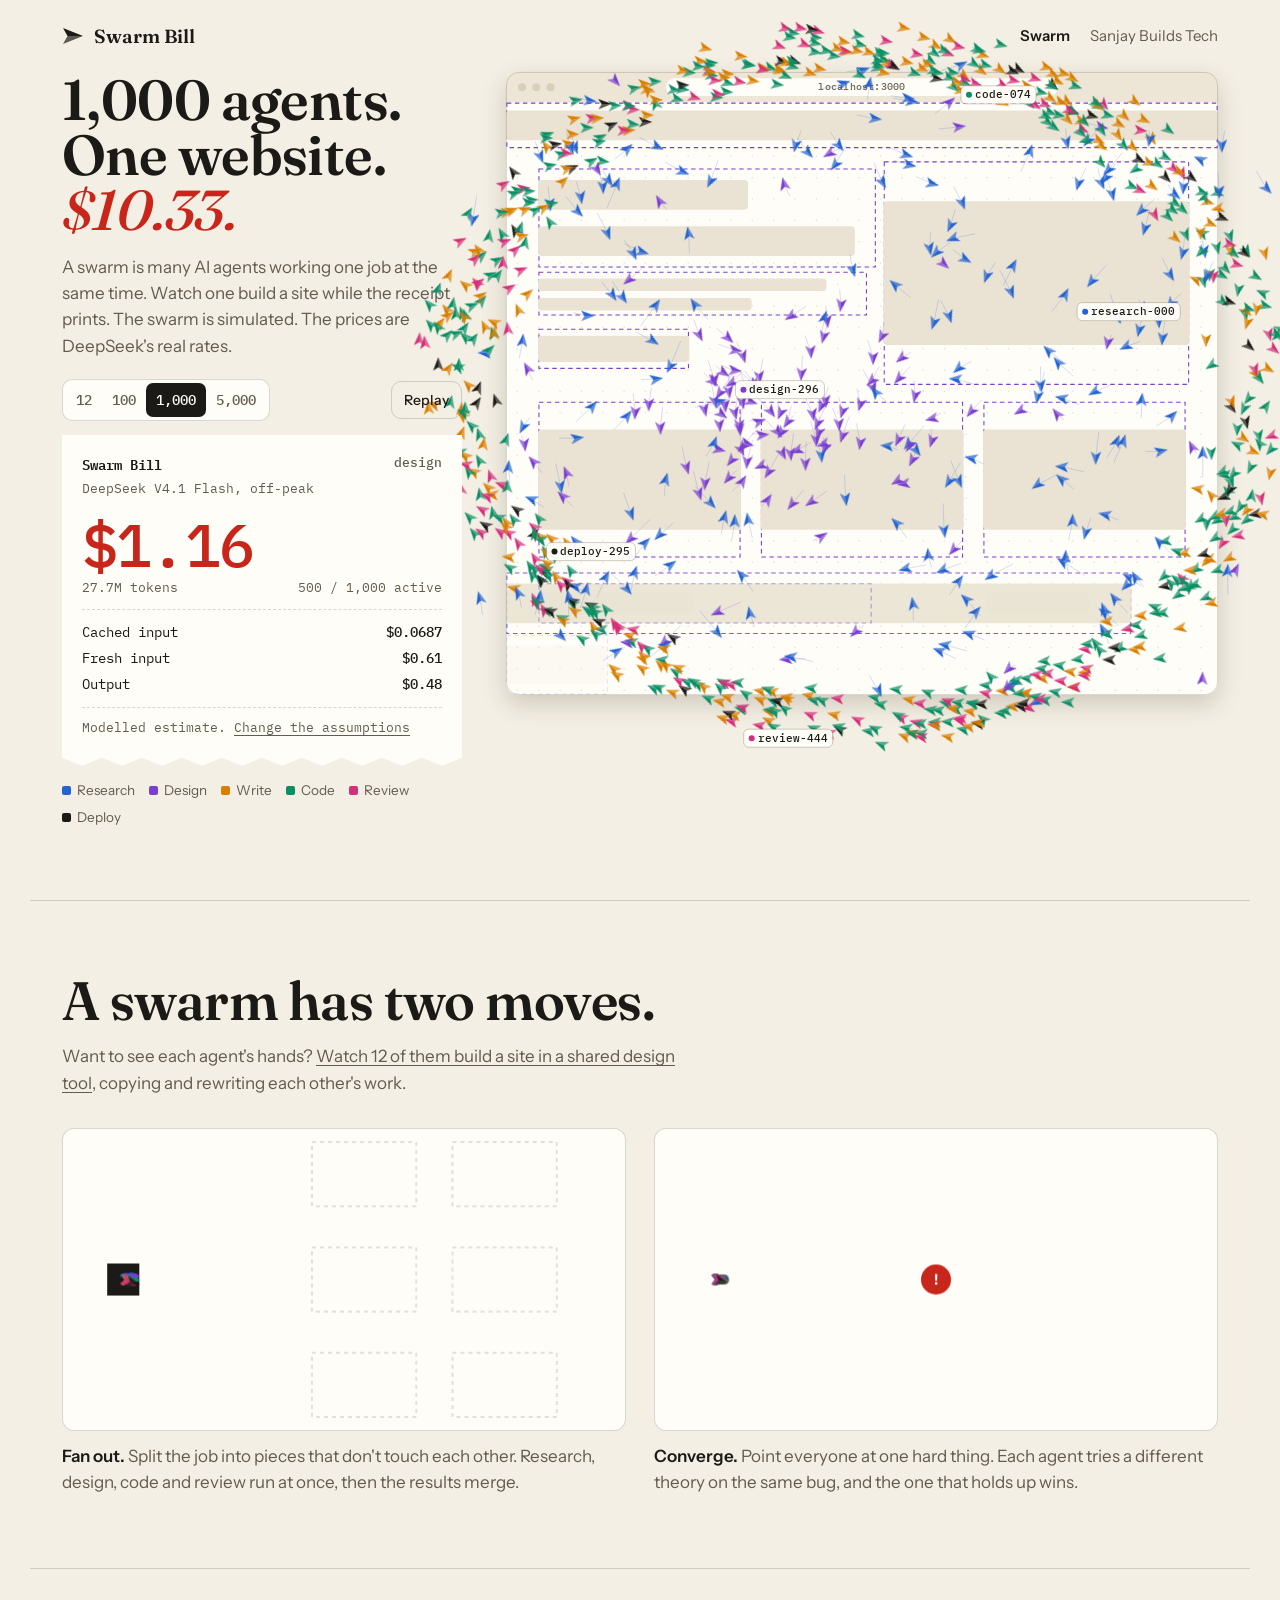
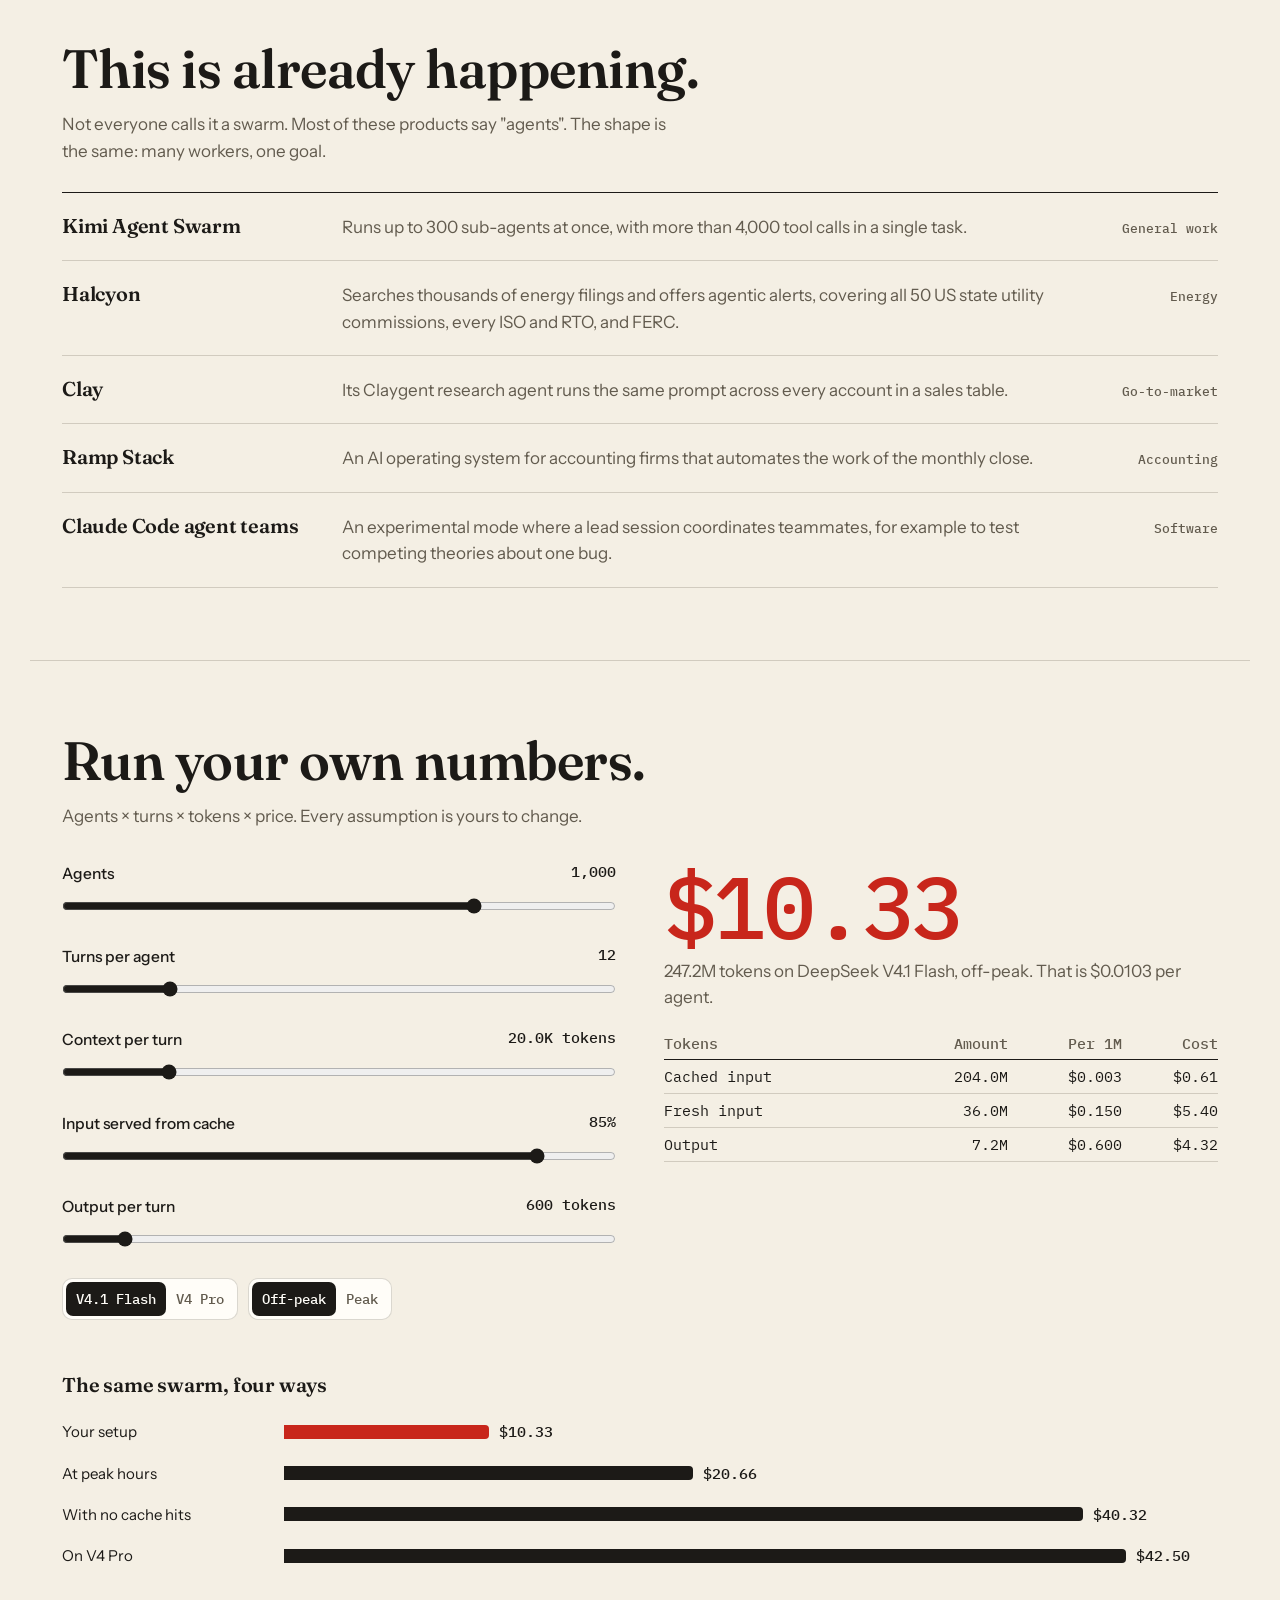
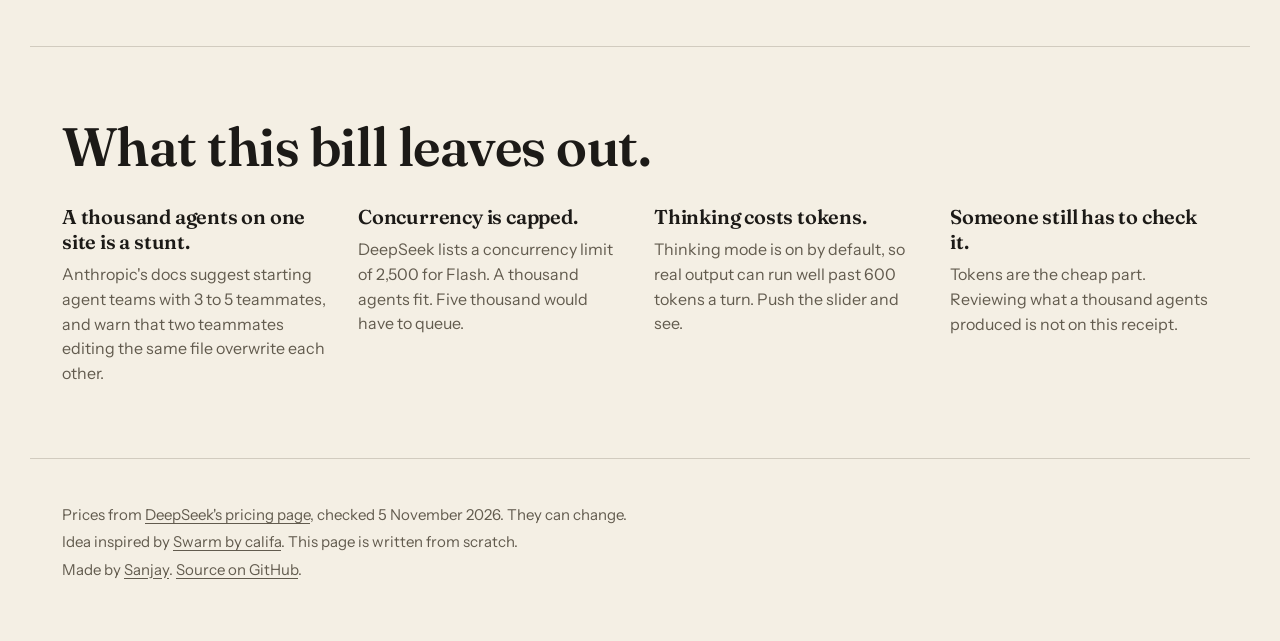
<file: index.html>
<!doctype html>
<html lang="en">
<head>
<meta charset="utf-8">
<meta name="viewport" content="width=device-width, initial-scale=1">
<title>Swarm Bill: what does a thousand-agent swarm cost?</title>
<meta name="description" content="Watch a simulated swarm of AI agents build a website while the receipt prints, then run the numbers with real DeepSeek prices.">
<link rel="preconnect" href="https://fonts.googleapis.com">
<link rel="preconnect" href="https://fonts.gstatic.com" crossorigin>
<link href="https://fonts.googleapis.com/css2?family=Fraunces:ital,opsz,wght@0,9..144,500;0,9..144,600;0,9..144,800;1,9..144,500&family=IBM+Plex+Mono:wght@400;500;600&family=Instrument+Sans:wght@400;500;600;700&display=swap" rel="stylesheet">
<link rel="stylesheet" href="style.css">
</head>
<body>

<section class="hero" id="hero">
  <canvas id="page-canvas" class="layer" aria-hidden="true"></canvas>
  <canvas id="agent-canvas" class="layer agents" aria-hidden="true"></canvas>
  <div class="wrap hero-inner">
    <header class="top">
      <span class="brand"><svg width="22" height="18" viewBox="0 0 22 18" aria-hidden="true"><path d="M21 9 1 1l4.5 8z" fill="#1C1A17"/><path d="M21 9 1 17l4.5-8z" fill="#1C1A17" opacity=".7"/></svg>Swarm Bill</span>
      <nav class="top-links"><a href="swarm/">Swarm</a><a href="https://sanjuhs.github.io/">Sanjay Builds Tech</a></nav>
    </header>
    <div class="stage-grid">
      <div class="copy">
    <h1 id="headline"><span id="h-agents">1,000 agents.</span><br>One website.<br><em id="h-cost">$10.33.</em></h1>
    <p class="lede">A swarm is many AI agents working one job at the same time. Watch one build a site while the receipt prints. The swarm is simulated. The prices are DeepSeek's real rates.</p>
      </div>
      <div id="stage" class="stage"></div>
      <div class="side">
        <div class="controls">
          <div class="seg" role="group" aria-label="Number of agents">
            <button data-n="12">12</button><button data-n="100">100</button><button data-n="1000" class="on">1,000</button><button data-n="5000">5,000</button>
          </div>
          <button id="replay" class="ghost">Replay</button>
        </div>
        <aside class="receipt" aria-live="off">
          <div class="r-head"><span>Swarm Bill</span><span id="r-status" class="status">waiting</span></div>
          <div class="r-model" id="r-model">DeepSeek V4.1 Flash, off-peak</div>
          <div class="r-total" id="r-total">$0.0000</div>
          <div class="r-meta"><span id="r-tokens">0 tokens</span><span id="r-active">0 / 1,000 active</span></div>
          <div class="r-rows">
            <div><span>Cached input</span><b id="r-hit">$0.0000</b></div>
            <div><span>Fresh input</span><b id="r-miss">$0.0000</b></div>
            <div><span>Output</span><b id="r-out">$0.0000</b></div>
          </div>
          <div class="r-foot">Modelled estimate. <a href="#numbers">Change the assumptions</a></div>
        </aside>
        <ul class="legend" aria-label="Agent roles">
          <li><i style="background:#2463D1"></i>Research</li>
          <li><i style="background:#7A3FD1"></i>Design</li>
          <li><i style="background:#D97F00"></i>Write</li>
          <li><i style="background:#0B8F65"></i>Code</li>
          <li><i style="background:#D62E78"></i>Review</li>
          <li><i style="background:#1C1A17"></i>Deploy</li>
        </ul>
      </div>
    </div>
  </div>
</section>

<section class="wrap band">
  <h2>A swarm has two moves.</h2>
  <p class="section-lede">Want to see each agent's hands? <a href="swarm/">Watch 12 of them build a site in a shared design tool</a>, copying and rewriting each other's work.</p>
  <div class="two">
    <figure>
      <canvas id="demo-fan" width="560" height="300" aria-label="Agents leave one point, split across six tasks and merge back"></canvas>
      <figcaption><b>Fan out.</b> Split the job into pieces that don't touch each other. Research, design, code and review run at once, then the results merge.</figcaption>
    </figure>
    <figure>
      <canvas id="demo-ring" width="560" height="300" aria-label="Every agent closes in on one red target"></canvas>
      <figcaption><b>Converge.</b> Point everyone at one hard thing. Each agent tries a different theory on the same bug, and the one that holds up wins.</figcaption>
    </figure>
  </div>
</section>

<section class="wrap band">
  <h2>This is already happening.</h2>
  <p class="section-lede">Not everyone calls it a swarm. Most of these products say "agents". The shape is the same: many workers, one goal.</p>
  <div class="real">
    <a href="https://www.kimi.com/help/agent/agent-swarm"><h3>Kimi Agent Swarm</h3><p>Runs up to 300 sub-agents at once, with more than 4,000 tool calls in a single task.</p><span>General work</span></a>
    <a href="https://www.utilitydive.com/press-release/20260315-halcyon-raises-21-million-series-a-to-bring-ai-powered-intelligence-to-the/"><h3>Halcyon</h3><p>Searches thousands of energy filings and offers agentic alerts, covering all 50 US state utility commissions, every ISO and RTO, and FERC.</p><span>Energy</span></a>
    <a href="https://www.clay.com/claygent"><h3>Clay</h3><p>Its Claygent research agent runs the same prompt across every account in a sales table.</p><span>Go-to-market</span></a>
    <a href="https://www.cpapracticeadvisor.com/2026/06/03/ramp-launches-ai-operating-system-for-accounting-firms/184415/"><h3>Ramp Stack</h3><p>An AI operating system for accounting firms that automates the work of the monthly close.</p><span>Accounting</span></a>
    <a href="https://code.claude.com/docs/en/agent-teams"><h3>Claude Code agent teams</h3><p>An experimental mode where a lead session coordinates teammates, for example to test competing theories about one bug.</p><span>Software</span></a>
  </div>
</section>

<section class="wrap band" id="numbers">
  <h2>Run your own numbers.</h2>
  <p class="section-lede">Agents &times; turns &times; tokens &times; price. Every assumption is yours to change.</p>
  <div class="calc">
    <form id="calc" class="sliders">
      <label><span>Agents <output id="o-agents"></output></span><input id="s-agents" type="range" min="0" max="100" step="1"></label>
      <label><span>Turns per agent <output id="o-turns"></output></span><input id="s-turns" type="range" min="1" max="60" step="1"></label>
      <label><span>Context per turn <output id="o-ctx"></output></span><input id="s-ctx" type="range" min="2000" max="100000" step="1000"></label>
      <label><span>Input served from cache <output id="o-hit"></output></span><input id="s-hit" type="range" min="0" max="98" step="1"></label>
      <label><span>Output per turn <output id="o-out"></output></span><input id="s-out" type="range" min="100" max="5000" step="100"></label>
      <div class="toggles">
        <div class="seg" role="group" aria-label="Model">
          <button type="button" data-model="flash" class="on">V4.1 Flash</button><button type="button" data-model="pro">V4 Pro</button>
        </div>
        <div class="seg" role="group" aria-label="Time of day">
          <button type="button" data-peak="0" class="on">Off-peak</button><button type="button" data-peak="1">Peak</button>
        </div>
      </div>
    </form>
    <div class="calc-out">
      <div class="big" id="c-total">$10.33</div>
      <div class="big-sub" id="c-sub"></div>
      <table class="tbl">
        <thead><tr><th>Tokens</th><th class="n">Amount</th><th class="n">Per 1M</th><th class="n">Cost</th></tr></thead>
        <tbody id="c-rows"></tbody>
      </table>
    </div>
  </div>

  <h3 class="chart-title">The same swarm, four ways</h3>
  <div class="bars" id="bars"></div>
  <div class="tip" id="tip" hidden></div>
</section>

<section class="wrap band">
  <h2>What this bill leaves out.</h2>
  <div class="caveats">
    <div><h3>A thousand agents on one site is a stunt.</h3><p>Anthropic's docs suggest starting agent teams with 3 to 5 teammates, and warn that two teammates editing the same file overwrite each other.</p></div>
    <div><h3>Concurrency is capped.</h3><p>DeepSeek lists a concurrency limit of 2,500 for Flash. A thousand agents fit. Five thousand would have to queue.</p></div>
    <div><h3>Thinking costs tokens.</h3><p>Thinking mode is on by default, so real output can run well past 600 tokens a turn. Push the slider and see.</p></div>
    <div><h3>Someone still has to check it.</h3><p>Tokens are the cheap part. Reviewing what a thousand agents produced is not on this receipt.</p></div>
  </div>
</section>

<footer class="wrap foot">
  <p>Prices from <a href="https://api-docs.deepseek.com/quick_start/pricing">DeepSeek's pricing page</a>, checked 5 November 2026. They can change.</p>
  <p>Idea inspired by <a href="https://califa.github.io/swarm-site/">Swarm by califa</a>. This page is written from scratch.</p>
  <p>Made by <a href="https://github.com/sanjuhs">Sanjay</a>. <a href="https://github.com/sanjuhs/swarm-bill">Source on GitHub</a>.</p>
</footer>

<script type="module" src="js/main.js"></script>
</body>
</html>
</file>
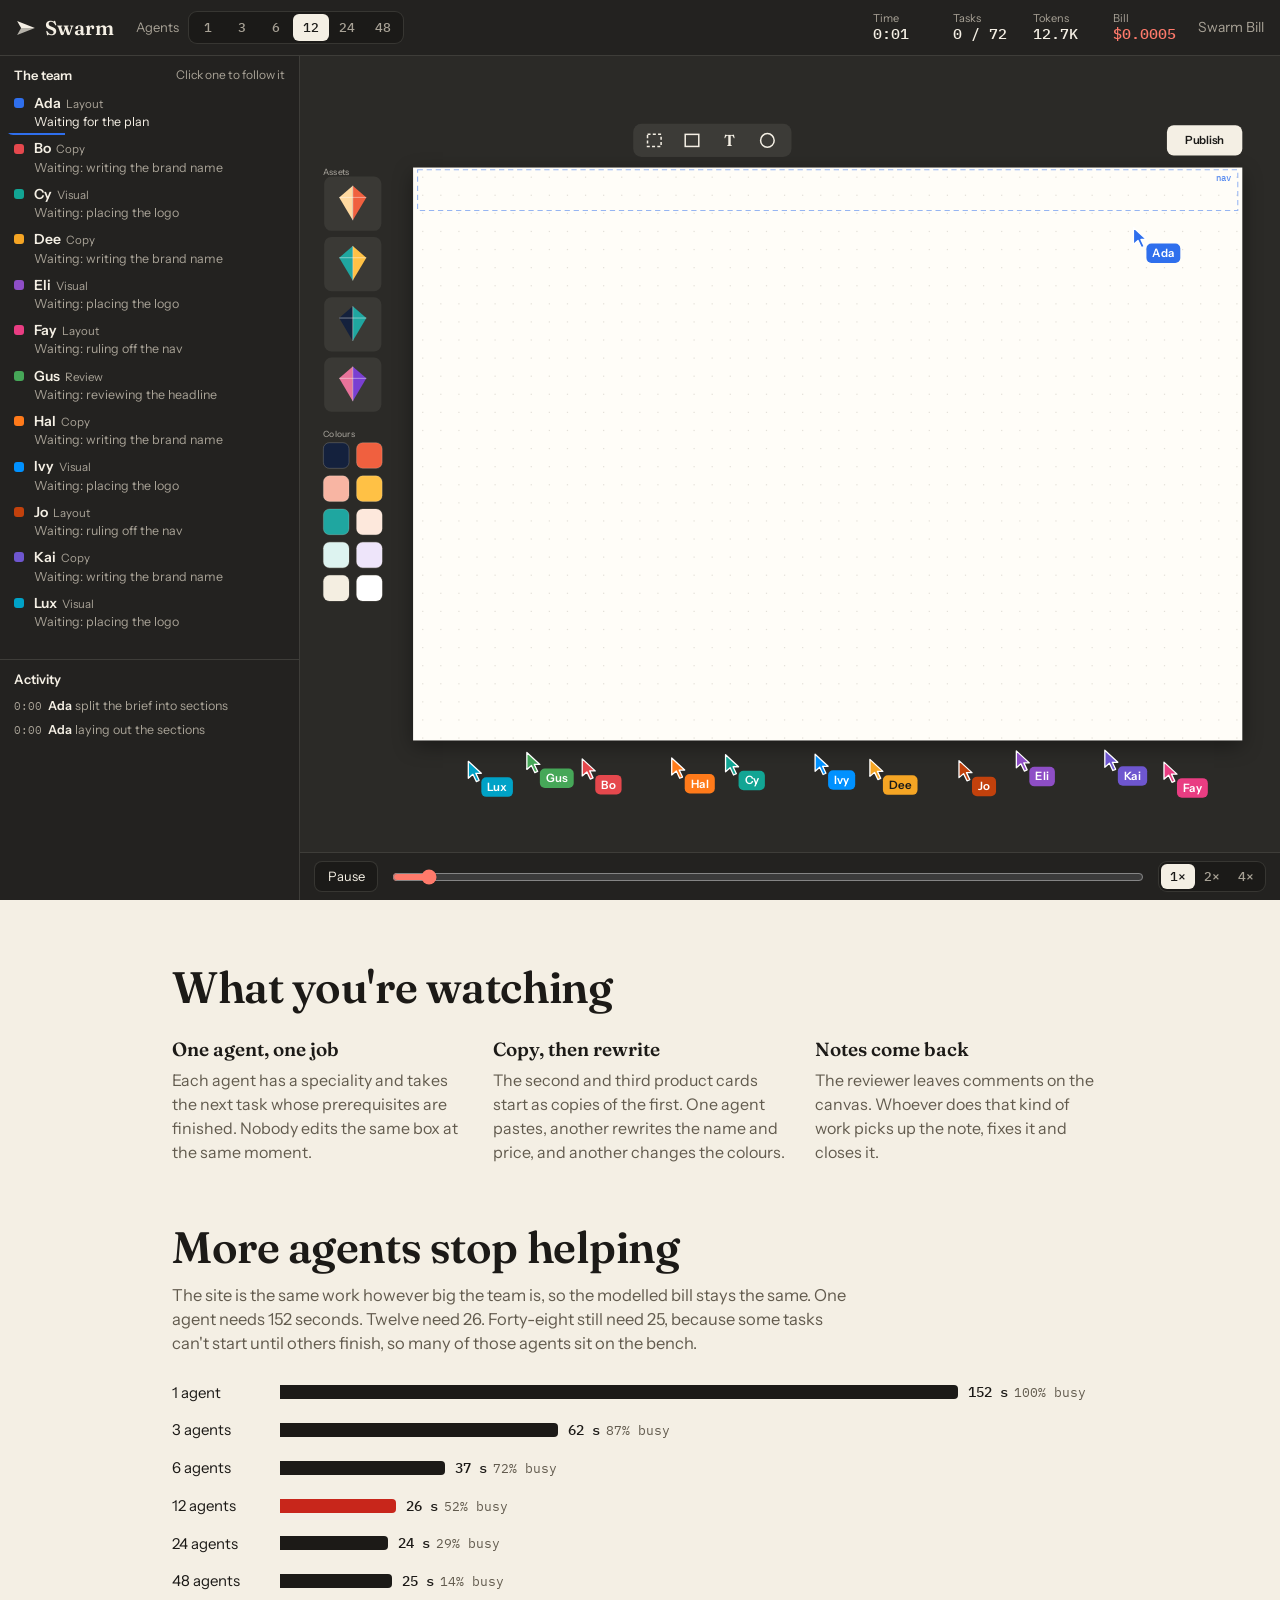
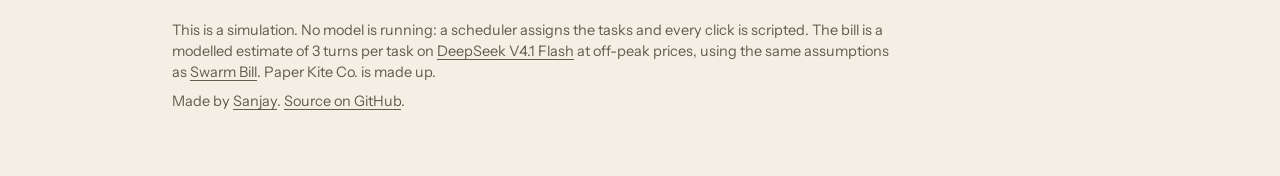
<file: swarm/index.html>
<!doctype html>
<html lang="en">
<head>
<meta charset="utf-8">
<meta name="viewport" content="width=device-width, initial-scale=1">
<title>Swarm: watch agents build a website</title>
<meta name="description" content="A team of simulated AI agents builds a website in a shared design tool: drawing boxes, copying each other's work and rewriting it. Choose the team size.">
<link rel="preconnect" href="https://fonts.googleapis.com">
<link rel="preconnect" href="https://fonts.gstatic.com" crossorigin>
<link href="https://fonts.googleapis.com/css2?family=Fraunces:ital,opsz,wght@0,9..144,500;0,9..144,600;1,9..144,500&family=IBM+Plex+Mono:wght@400;500;600&family=Instrument+Sans:wght@400;500;600;700&display=swap" rel="stylesheet">
<link rel="stylesheet" href="swarm.css">
</head>
<body>
<div class="app">
  <header class="bar">
    <a class="brand" href="./"><svg width="20" height="16" viewBox="0 0 22 18" aria-hidden="true"><path d="M21 9 1 1l4.5 8z" fill="currentColor"/><path d="M21 9 1 17l4.5-8z" fill="currentColor" opacity=".7"/></svg>Swarm</a>
    <div class="team">
      <span class="lbl" id="team-lbl">Agents</span>
      <div class="seg" id="counts" role="group" aria-labelledby="team-lbl">
        <button data-n="1">1</button><button data-n="3">3</button><button data-n="6">6</button><button data-n="12" class="on">12</button><button data-n="24">24</button><button data-n="48">48</button>
      </div>
    </div>
    <dl class="stats">
      <div><dt>Time</dt><dd id="s-time">0:00</dd></div>
      <div><dt>Tasks</dt><dd id="s-tasks">0 / 0</dd></div>
      <div><dt>Tokens</dt><dd id="s-tokens">0</dd></div>
      <div><dt>Bill</dt><dd id="s-cost" class="cost">$0.0000</dd></div>
    </dl>
    <a class="out" href="../">Swarm Bill</a>
  </header>

  <aside class="panel">
    <div class="p-sec roster-sec">
      <h2>The team <small id="team-hint">Click one to follow it</small></h2>
      <ol id="roster" class="roster"></ol>
    </div>
    <div class="p-sec log-sec">
      <h2 id="log-title">Activity</h2>
      <ol id="log" class="log"></ol>
    </div>
  </aside>

  <main class="stage" id="stage">
    <canvas id="cv" aria-label="Agents working on a shared canvas, building a website for a made-up kite shop"></canvas>
  </main>

  <div class="scrub">
    <button id="play" aria-label="Pause">Pause</button>
    <input id="seek" type="range" min="0" max="1000" value="0" aria-label="Scrub through the build">
    <div class="seg small" id="speeds" role="group" aria-label="Playback speed">
      <button data-s="1" class="on">1×</button><button data-s="2">2×</button><button data-s="4">4×</button>
    </div>
  </div>
</div>

<section class="below">
  <div class="inner">
    <h2>What you're watching</h2>
    <div class="notes">
      <div><h3>One agent, one job</h3><p>Each agent has a speciality and takes the next task whose prerequisites are finished. Nobody edits the same box at the same moment.</p></div>
      <div><h3>Copy, then rewrite</h3><p>The second and third product cards start as copies of the first. One agent pastes, another rewrites the name and price, and another changes the colours.</p></div>
      <div><h3>Notes come back</h3><p>The reviewer leaves comments on the canvas. Whoever does that kind of work picks up the note, fixes it and closes it.</p></div>
    </div>

    <h2 class="chart-h">More agents stop helping</h2>
    <p class="muted" id="chart-note"></p>
    <div class="bars" id="bars"></div>
    <div class="tip" id="tip" hidden></div>

    <p class="fine">This is a simulation. No model is running: a scheduler assigns the tasks and every click is scripted. The bill is a modelled estimate of 3 turns per task on <a href="https://api-docs.deepseek.com/quick_start/pricing">DeepSeek V4.1 Flash</a> at off-peak prices, using the same assumptions as <a href="../">Swarm Bill</a>. Paper Kite Co. is made up.</p>
    <p class="fine">Made by <a href="https://github.com/sanjuhs">Sanjay</a>. <a href="https://github.com/sanjuhs/swarm-bill">Source on GitHub</a>.</p>
  </div>
</section>
<script type="module" src="app.js"></script>
</body>
</html>
</file>
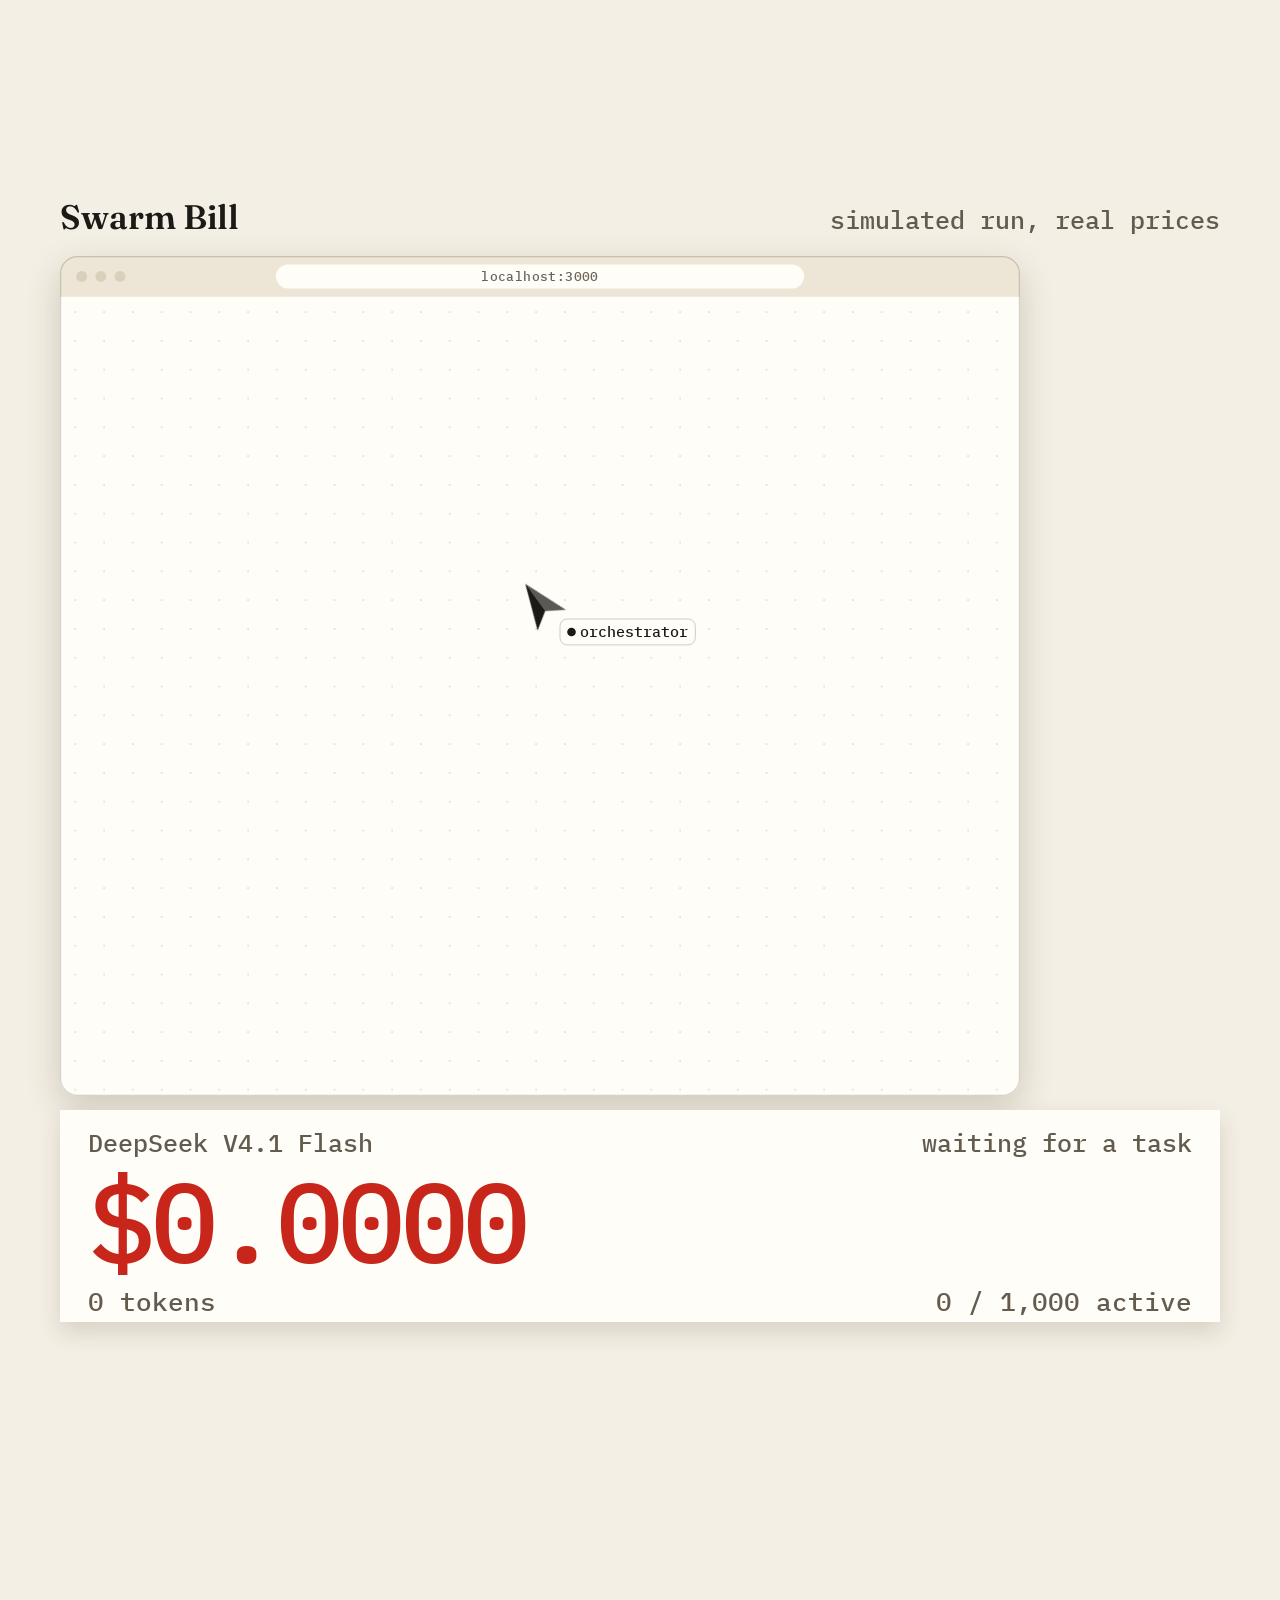
<file: reel.html>
<!doctype html>
<html lang="en">
<head>
<meta charset="utf-8">
<title>Swarm Bill reel stage</title>
<meta name="robots" content="noindex">
<link href="https://fonts.googleapis.com/css2?family=Fraunces:ital,opsz,wght@0,9..144,500;0,9..144,600;0,9..144,800;1,9..144,500&family=IBM+Plex+Mono:wght@400;500;600&family=Instrument+Sans:wght@400;500;600;700&display=swap" rel="stylesheet">
<style>
  :root { --paper:#F4EFE4; --sheet:#FFFDF8; --ink:#1C1A17; --muted:#625B4E; --rule:rgba(70,60,40,.22); --red:#C8261B; --mono:"IBM Plex Mono",monospace; --serif:Fraunces,Georgia,serif; }
  * { box-sizing:border-box; }
  html,body { margin:0; width:1080px; height:1920px; overflow:hidden; background:var(--paper); color:var(--ink); }
  canvas { position:absolute; inset:0; width:1080px; height:1920px; }
  #agents { z-index:3; }
  /* Instagram covers roughly the top 210px and bottom 330px, so everything lives between them. */
  .topline { position:absolute; left:60px; right:60px; top:196px; display:flex; justify-content:space-between; align-items:baseline; font:500 25px var(--mono); color:var(--muted); z-index:2; }
  .topline b { font:600 34px var(--serif); color:var(--ink); }
  .meter { position:absolute; z-index:4; left:60px; right:60px; top:1110px; height:212px; background:var(--sheet); box-shadow:0 10px 22px rgba(40,30,10,.14); padding:16px 28px; }
  .m-label { display:flex; justify-content:space-between; font:500 25px var(--mono); color:var(--muted); }
  .m-label .bad { color:var(--red); font-weight:600; }
  .m-total { font:500 112px/1.12 var(--mono); color:var(--red); letter-spacing:-.04em; font-variant-numeric:tabular-nums; }
  .m-meta { display:flex; justify-content:space-between; font:500 26px var(--mono); color:var(--muted); font-variant-numeric:tabular-nums; }
  .caption { position:absolute; z-index:6; left:60px; right:60px; top:1344px; min-height:210px; font:600 56px/1.16 var(--serif); letter-spacing:-.01em; }
  .caption span { opacity:.16; }
  .caption span.said { opacity:1; }
  .caption span.now { color:var(--red); opacity:1; }
  .glyph-note { position:absolute; z-index:5; left:60px; right:60px; top:900px; text-align:center; font:500 32px var(--mono); color:var(--ink); opacity:0; }
  .receipt { position:absolute; z-index:5; left:130px; width:820px; top:250px; background:var(--sheet); padding:0 44px; font-family:var(--mono); filter:drop-shadow(0 18px 30px rgba(40,30,10,.25)); overflow:hidden; height:0; }
  .receipt .in { padding-block:36px 40px; }
  .r-head { display:flex; justify-content:space-between; font:600 32px var(--mono); }
  .r-sub { color:var(--muted); font-size:25px; margin:6px 0 22px; line-height:1.35; }
  .r-row { display:flex; justify-content:space-between; align-items:baseline; font-size:31px; padding:15px 0; border-top:2px dashed var(--rule); }
  .r-row small { display:block; font-size:22px; color:var(--muted); margin-top:2px; }
  .r-total { display:flex; justify-content:space-between; align-items:baseline; border-top:4px solid var(--ink); margin-top:6px; padding-top:18px; font-weight:600; font-size:34px; }
  .r-total b { font:500 128px/1 var(--mono); color:var(--red); letter-spacing:-.05em; }
  .r-foot { color:var(--muted); font-size:22px; margin-top:16px; }
  .end { position:absolute; z-index:5; left:60px; right:60px; top:1040px; text-align:center; opacity:0; }
  .end .url { font:600 42px var(--mono); }
  .end .who { font:500 italic 40px var(--serif); color:var(--muted); margin-top:12px; }
</style>
</head>
<body>
<canvas id="page"></canvas>
<canvas id="agents"></canvas>
<div class="topline"><b>Swarm Bill</b><span>simulated run, real prices</span></div>
<div class="meter" id="meter">
  <div class="m-label"><span>DeepSeek V4.1 Flash</span><span id="m-phase"></span></div>
  <div class="m-total" id="m-total">$0.0000</div>
  <div class="m-meta"><span id="m-tokens"></span><span id="m-active"></span></div>
</div>
<div class="glyph-note" id="note"></div>
<div class="receipt" id="receipt"><div class="in" id="receipt-in">
  <div class="r-head"><span>SWARM BILL</span><span>1 website</span></div>
  <div class="r-sub">1,000 agents × 12 turns<br>DeepSeek V4.1 Flash, off-peak</div>
  <div class="r-row"><span>Cached input<small>204M × $0.003 per 1M</small></span><span>$0.61</span></div>
  <div class="r-row"><span>Fresh input<small>36M × $0.15 per 1M</small></span><span>$5.40</span></div>
  <div class="r-row"><span>Output<small>7.2M × $0.60 per 1M</small></span><span>$4.32</span></div>
  <div class="r-total"><span>TOTAL</span><b>$10.33</b></div>
  <div class="r-foot">247.2M tokens. Modelled estimate, not a real run.</div>
</div></div>
<div class="end" id="end"><div class="url">sanjuhs.github.io/swarm-bill</div><div class="who">Sanjay Builds Tech</div></div>
<div class="caption" id="caption"></div>
<script type="module" src="js/reel.js"></script>
</body>
</html>
</file>
<file: style.css>
:root {
  color-scheme: light;
  --paper: #F4EFE4;
  --sheet: #FFFDF8;
  --ink: #1C1A17;
  --muted: #625B4E;
  --rule: rgba(70, 60, 40, .2);
  --red: #C8261B;
  --serif: Fraunces, Georgia, serif;
  --sans: "Instrument Sans", system-ui, sans-serif;
  --mono: "IBM Plex Mono", ui-monospace, monospace;
}
* { box-sizing: border-box; }
html { scroll-behavior: smooth; -webkit-text-size-adjust: 100%; }
body { margin: 0; background: var(--paper); color: var(--ink); font: 400 17px/1.55 var(--sans); overflow-x: hidden; }
a { color: inherit; text-underline-offset: 3px; }
h1, h2, h3 { font-family: var(--serif); font-weight: 600; margin: 0; letter-spacing: -.01em; }
h3 { font-size: 20px; line-height: 1.25; }
.wrap { width: min(1220px, 100%); margin-inline: auto; padding-inline: 32px; }

/* Hero */
.hero { position: relative; overflow: hidden; padding-bottom: 72px; }
.layer { position: absolute; inset: 0; width: 100%; height: 100%; pointer-events: none; }
.agents { z-index: 3; }
.hero-inner { position: relative; }
.top { display: flex; justify-content: space-between; align-items: center; padding-block: 24px; font-size: 15px; }
.top-links { display: flex; gap: 20px; }
.top-links a:first-child { color: var(--ink); font-weight: 600; }
.top a { text-decoration: none; color: var(--muted); }
.top a:hover { color: var(--ink); }
.brand { display: inline-flex; align-items: center; gap: 10px; font: 600 19px var(--serif); }
h1 { font-size: clamp(44px, 4.4vw, 58px); line-height: .98; font-weight: 600; }
h1 em { color: var(--red); font-weight: 500; }
.lede { max-width: 620px; font-size: 17px; color: var(--muted); margin: 16px 0 0; }

.stage-grid { display: grid; grid-template-columns: 400px minmax(0, 1fr); grid-template-areas: "copy stage" "side stage"; grid-template-rows: auto 1fr; gap: 20px 44px; align-items: start; }
.copy { grid-area: copy; }
.stage { grid-area: stage; width: 100%; aspect-ratio: 800 / 700; }
.side { grid-area: side; position: relative; z-index: 4; display: grid; gap: 14px; }

.controls { display: flex; justify-content: space-between; align-items: center; gap: 12px; }
.seg { display: inline-flex; background: var(--sheet); border: 1px solid var(--rule); border-radius: 10px; padding: 3px; }
.seg button { font: 500 14px var(--mono); border: 0; background: none; color: var(--muted); padding: 7px 10px; border-radius: 7px; cursor: pointer; min-height: 34px; }
.seg button:hover { color: var(--ink); }
.seg button.on { background: var(--ink); color: var(--sheet); }
.ghost { font: 500 14px var(--sans); background: none; border: 1px solid var(--rule); border-radius: 10px; padding: 9px 12px; cursor: pointer; color: var(--ink); }
.ghost:hover { background: var(--sheet); }
button:focus-visible, a:focus-visible, input:focus-visible { outline: 2px solid var(--red); outline-offset: 2px; }

/* Receipt: a torn strip of till roll */
.receipt {
  background: var(--sheet); padding: 18px 20px 28px; font-family: var(--mono); font-size: 14px;
  filter: drop-shadow(0 10px 18px rgba(40, 30, 10, .16));
  --z: 8px;
  clip-path: polygon(0 0, 100% 0, 100% calc(100% - var(--z)), 95% 100%, 90% calc(100% - var(--z)), 85% 100%, 80% calc(100% - var(--z)), 75% 100%, 70% calc(100% - var(--z)), 65% 100%, 60% calc(100% - var(--z)), 55% 100%, 50% calc(100% - var(--z)), 45% 100%, 40% calc(100% - var(--z)), 35% 100%, 30% calc(100% - var(--z)), 25% 100%, 20% calc(100% - var(--z)), 15% 100%, 10% calc(100% - var(--z)), 5% 100%, 0 calc(100% - var(--z)));
}
.r-head { display: flex; justify-content: space-between; gap: 12px; font-weight: 600; }
.status { font-weight: 500; color: var(--muted); text-align: right; font-size: 12.5px; }
.status.bad { color: var(--red); font-weight: 600; }
.r-model { color: var(--muted); font-size: 12.5px; margin-top: 4px; }
.r-total { font: 500 clamp(48px, 5vw, 60px)/1.1 var(--mono); color: var(--red); letter-spacing: -.03em; margin-top: 14px; font-variant-numeric: tabular-nums; }
.r-meta { display: flex; justify-content: space-between; gap: 10px; font-size: 12.5px; color: var(--muted); padding-bottom: 12px; border-bottom: 1px dashed var(--rule); font-variant-numeric: tabular-nums; }
.r-rows { padding-block: 10px; border-bottom: 1px dashed var(--rule); }
.r-rows div { display: flex; justify-content: space-between; padding-block: 2px; }
.r-rows b { font-weight: 500; font-variant-numeric: tabular-nums; }
.r-foot { font-size: 12.5px; color: var(--muted); margin-top: 10px; }

.legend { list-style: none; display: flex; flex-wrap: wrap; gap: 6px 14px; margin: 0; padding: 0; font-size: 13.5px; color: var(--muted); }
.legend li { display: inline-flex; align-items: center; gap: 6px; }
.legend i { width: 9px; height: 9px; border-radius: 2px; display: inline-block; }

/* Sections */
.band { padding-block: 72px; border-top: 1px solid var(--rule); }
h2 { font-size: clamp(34px, 4.6vw, 54px); line-height: 1.05; }
.section-lede { color: var(--muted); max-width: 620px; margin: 14px 0 0; }
.two { display: grid; grid-template-columns: 1fr 1fr; gap: 28px; margin-top: 32px; }
figure { margin: 0; }
figure canvas { width: 100%; height: auto; display: block; background: var(--sheet); border: 1px solid var(--rule); border-radius: 12px; }
figcaption { margin-top: 12px; color: var(--muted); }
figcaption b { color: var(--ink); font-weight: 600; }

.real { margin-top: 28px; border-top: 1px solid var(--ink); }
.real a { display: grid; grid-template-columns: 260px 1fr 130px; gap: 20px; align-items: baseline; padding: 20px 0; border-bottom: 1px solid var(--rule); text-decoration: none; }
.real a:hover h3 { color: var(--red); }
.real p { margin: 0; color: var(--muted); }
.real span { font: 500 13px var(--mono); color: var(--muted); text-align: right; }

/* Calculator */
.calc { display: grid; grid-template-columns: 1fr 1fr; gap: 48px; margin-top: 32px; align-items: start; }
.sliders { display: grid; gap: 18px; }
.sliders label span { display: flex; justify-content: space-between; gap: 12px; font-weight: 500; font-size: 15.5px; }
.sliders output { font: 500 15px var(--mono); font-variant-numeric: tabular-nums; }
input[type=range] { width: 100%; accent-color: var(--ink); margin: 6px 0 0; height: 28px; }
.toggles { display: flex; flex-wrap: wrap; gap: 10px; }
.big { font: 500 clamp(58px, 7vw, 88px)/1 var(--mono); color: var(--red); letter-spacing: -.04em; font-variant-numeric: tabular-nums; }
.big-sub { color: var(--muted); margin: 8px 0 18px; }
.tbl { width: 100%; border-collapse: collapse; font: 400 14.5px var(--mono); font-variant-numeric: tabular-nums; }
.tbl th { font-weight: 500; color: var(--muted); text-align: left; padding: 6px 0; border-bottom: 1px solid var(--ink); }
.tbl td { padding: 7px 0; border-bottom: 1px solid var(--rule); }
.tbl .n { text-align: right; }

.chart-title { margin-top: 52px; }
.bars { margin-top: 16px; display: grid; gap: 4px; }
.bar { display: grid; grid-template-columns: 210px 1fr; gap: 12px; align-items: center; padding: 7px 0; border-radius: 6px; cursor: default; }
.bar:hover .fill, .bar:focus .fill { filter: brightness(.82); }
.bar .name { font-size: 15px; }
.track { display: flex; align-items: center; gap: 10px; min-width: 0; }
.fill { height: 14px; background: var(--ink); border-radius: 0 4px 4px 0; min-width: 3px; }
.bar.base .fill { background: var(--red); }
.bar .val { font: 500 14.5px var(--mono); font-variant-numeric: tabular-nums; white-space: nowrap; }
.tip { position: fixed; z-index: 10; background: var(--ink); color: var(--sheet); font: 400 13px/1.5 var(--mono); padding: 8px 11px; border-radius: 7px; pointer-events: none; max-width: 260px; }

.caveats { display: grid; grid-template-columns: repeat(4, 1fr); gap: 28px; margin-top: 28px; }
.caveats p { color: var(--muted); margin: 8px 0 0; font-size: 16px; }

.foot { padding-block: 40px 56px; border-top: 1px solid var(--rule); color: var(--muted); font-size: 15px; }
.foot p { margin: 4px 0; }

@media (max-width: 980px) {
  .stage-grid { grid-template-columns: minmax(0, 1fr); grid-template-areas: "copy" "stage" "side"; grid-template-rows: none; gap: 24px; }
  .two, .calc { grid-template-columns: 1fr; }
  .caveats { grid-template-columns: 1fr 1fr; }
  .real a { grid-template-columns: 1fr; gap: 4px; }
  .real span { text-align: left; }
}
@media (max-width: 560px) {
  .wrap { padding-inline: 16px; }
  .caveats { grid-template-columns: 1fr; }
  .band { padding-block: 52px; }
  .bar { grid-template-columns: 1fr; gap: 4px; }
  .seg button { padding: 7px 8px; }
}
@media (prefers-reduced-motion: reduce) { html { scroll-behavior: auto; } }
</file>
<file: swarm/swarm.css>
:root {
  color-scheme: dark;
  --bg: #1B1A18;
  --panel: #232220;
  --canvas: #2B2A27;
  --line: rgba(255, 250, 235, .12);
  --text: #F4EFE4;
  --muted: #A8A296;
  --red: #FF7A6B;
  --serif: Fraunces, Georgia, serif;
  --sans: "Instrument Sans", system-ui, sans-serif;
  --mono: "IBM Plex Mono", ui-monospace, monospace;
}
* { box-sizing: border-box; }
html { -webkit-text-size-adjust: 100%; }
body { margin: 0; background: var(--bg); color: var(--text); font: 400 15px/1.45 var(--sans); overflow-x: hidden; }
a { color: inherit; text-underline-offset: 3px; }
button { font: inherit; color: inherit; }
button:focus-visible, a:focus-visible, input:focus-visible { outline: 2px solid var(--red); outline-offset: 2px; }

.app {
  height: 100dvh; min-height: 620px;
  display: grid;
  grid-template-columns: 300px minmax(0, 1fr);
  grid-template-rows: 56px minmax(0, 1fr) 48px;
  grid-template-areas: "bar bar" "panel stage" "panel scrub";
}
.bar { grid-area: bar; display: flex; align-items: center; gap: 22px; padding: 0 16px; background: var(--panel); border-bottom: 1px solid var(--line); min-width: 0; }
.brand { display: inline-flex; align-items: center; gap: 9px; font: 600 20px var(--serif); text-decoration: none; }
.team { display: flex; align-items: center; gap: 9px; }
.lbl { color: var(--muted); font-size: 13px; }
.seg { display: inline-flex; background: var(--bg); border: 1px solid var(--line); border-radius: 9px; padding: 2px; }
.seg button { border: 0; background: none; color: var(--muted); font: 500 13px var(--mono); padding: 5px 10px; min-width: 34px; border-radius: 6px; cursor: pointer; }
.seg button:hover { color: var(--text); }
.seg button.on { background: var(--text); color: var(--bg); }
.seg.small button { padding: 4px 8px; }
.stats { display: flex; gap: 22px; margin: 0 0 0 auto; }
.stats div { display: grid; line-height: 1.15; }
.stats dt { font-size: 11px; color: var(--muted); }
.stats dd { margin: 0; font: 500 15px var(--mono); font-variant-numeric: tabular-nums; min-width: 58px; }
.stats .cost { color: var(--red); }
.out { color: var(--muted); font-size: 14px; white-space: nowrap; text-decoration: none; }
.out:hover { color: var(--text); }

.panel { grid-area: panel; display: grid; grid-template-rows: minmax(0, 2.5fr) minmax(0, 1fr); background: var(--panel); border-right: 1px solid var(--line); min-height: 0; }
.p-sec { display: flex; flex-direction: column; min-height: 0; }
.log-sec { border-top: 1px solid var(--line); }
.panel h2 { font: 600 13px var(--sans); margin: 0; padding: 11px 14px 7px; display: flex; justify-content: space-between; gap: 8px; }
.panel h2 small { font: 400 12px var(--sans); color: var(--muted); }
.roster, .log { list-style: none; margin: 0; padding: 0 6px 8px; overflow-y: auto; flex: 1; min-height: 0; }
.roster li { margin: 0; }
.agent { display: grid; grid-template-columns: 12px 1fr auto; column-gap: 8px; align-items: baseline; width: 100%; text-align: left; background: none; border: 0; border-radius: 7px; padding: 3px 8px 4px; cursor: pointer; position: relative; overflow: hidden; }
.agent:hover { background: rgba(255, 250, 235, .05); }
.agent.focus { background: rgba(255, 250, 235, .11); }
.agent i { width: 10px; height: 10px; border-radius: 3px; align-self: center; }
.agent b { font-weight: 600; font-size: 14px; }
.agent b em { font: 400 11.5px var(--sans); color: var(--muted); margin-left: 5px; }
.agent .n { font: 400 11.5px var(--mono); color: var(--muted); }
.agent .what { grid-column: 2 / 4; font-size: 12.5px; color: var(--muted); white-space: nowrap; overflow: hidden; text-overflow: ellipsis; }
.agent.working .what { color: var(--text); }
.agent .prog { position: absolute; left: 0; bottom: 0; height: 2px; width: 0; }
.log li { font-size: 12.5px; padding: 3px 8px; color: var(--muted); }
.log li b { font-weight: 600; color: var(--text); }
.log time { font: 400 11px var(--mono); margin-right: 6px; }

.stage { grid-area: stage; position: relative; background: var(--canvas); min-height: 0; min-width: 0; overflow: hidden; }
#cv { position: absolute; inset: 0; width: 100%; height: 100%; display: block; }

.scrub { grid-area: scrub; display: flex; align-items: center; gap: 12px; padding: 0 14px; background: var(--panel); border-top: 1px solid var(--line); min-width: 0; }
#play { background: var(--bg); border: 1px solid var(--line); border-radius: 8px; padding: 5px 12px; font-size: 13px; cursor: pointer; min-width: 64px; }
#seek { flex: 1; min-width: 0; accent-color: var(--red); }

.below { background: #F4EFE4; color: #1C1A17; color-scheme: light; }
.below .inner { width: min(1000px, 100%); margin-inline: auto; padding: 64px 32px; }
.below h2 { font: 600 clamp(30px, 4vw, 44px)/1.08 var(--serif); margin: 0; letter-spacing: -.01em; }
.notes { display: grid; grid-template-columns: repeat(3, 1fr); gap: 28px; margin-top: 26px; }
.notes h3 { font: 600 19px/1.25 var(--serif); margin: 0; }
.notes p { color: #625B4E; margin: 7px 0 0; font-size: 16px; line-height: 1.5; }
.chart-h { margin-top: 60px !important; }
.muted { color: #625B4E; font-size: 16.5px; max-width: 680px; margin: 12px 0 0; }
.bars { margin-top: 20px; display: grid; gap: 4px; }
.bar-row { display: grid; grid-template-columns: 96px 1fr; gap: 12px; align-items: center; padding: 6px 0; border: 0; background: none; text-align: left; cursor: pointer; width: 100%; color: inherit; font: inherit; }
.bar-row .name { font-size: 15px; }
.track { display: flex; align-items: center; gap: 10px; min-width: 0; }
.fill { height: 14px; background: #1C1A17; border-radius: 0 4px 4px 0; min-width: 3px; }
.bar-row.cur .fill { background: #C8261B; }
.bar-row:hover .fill { filter: brightness(1.5); }
.val { font: 500 14px var(--mono); white-space: nowrap; font-variant-numeric: tabular-nums; }
.val small { font: 400 13px var(--mono); color: #625B4E; margin-left: 6px; }
.tip { position: fixed; z-index: 10; background: #1C1A17; color: #FFFDF8; font: 400 13px/1.5 var(--mono); padding: 8px 11px; border-radius: 7px; pointer-events: none; max-width: 270px; }
.fine { color: #625B4E; font-size: 14.5px; margin: 22px 0 0; max-width: 720px; }
.fine + .fine { margin-top: 8px; }

@media (max-width: 1080px) {
  .out { display: none; }
  .stats { gap: 14px; }
  .stats dd { min-width: 48px; font-size: 14px; }
  .bar { gap: 14px; }
}
@media (max-width: 860px) {
  .app { height: auto; min-height: 0; display: flex; flex-direction: column; }
  .bar { flex-wrap: wrap; padding: 10px 16px; gap: 10px 14px; }
  .team { order: 2; width: 100%; justify-content: space-between; }
  .stats { order: 3; width: 100%; margin: 0; justify-content: space-between; }
  .stage { order: 2; aspect-ratio: 1300 / 880; flex: none; width: 100%; }
  .scrub { order: 3; height: 48px; flex: none; }
  .panel { order: 4; display: block; border-right: 0; }
  .roster { max-height: 420px; }
  .log { max-height: 240px; }
  .seg button { min-width: 0; padding: 7px 10px; }
  .notes { grid-template-columns: 1fr; }
  .below .inner { padding: 48px 16px; }
  .bar-row { grid-template-columns: 74px 1fr; }
}
</file>
